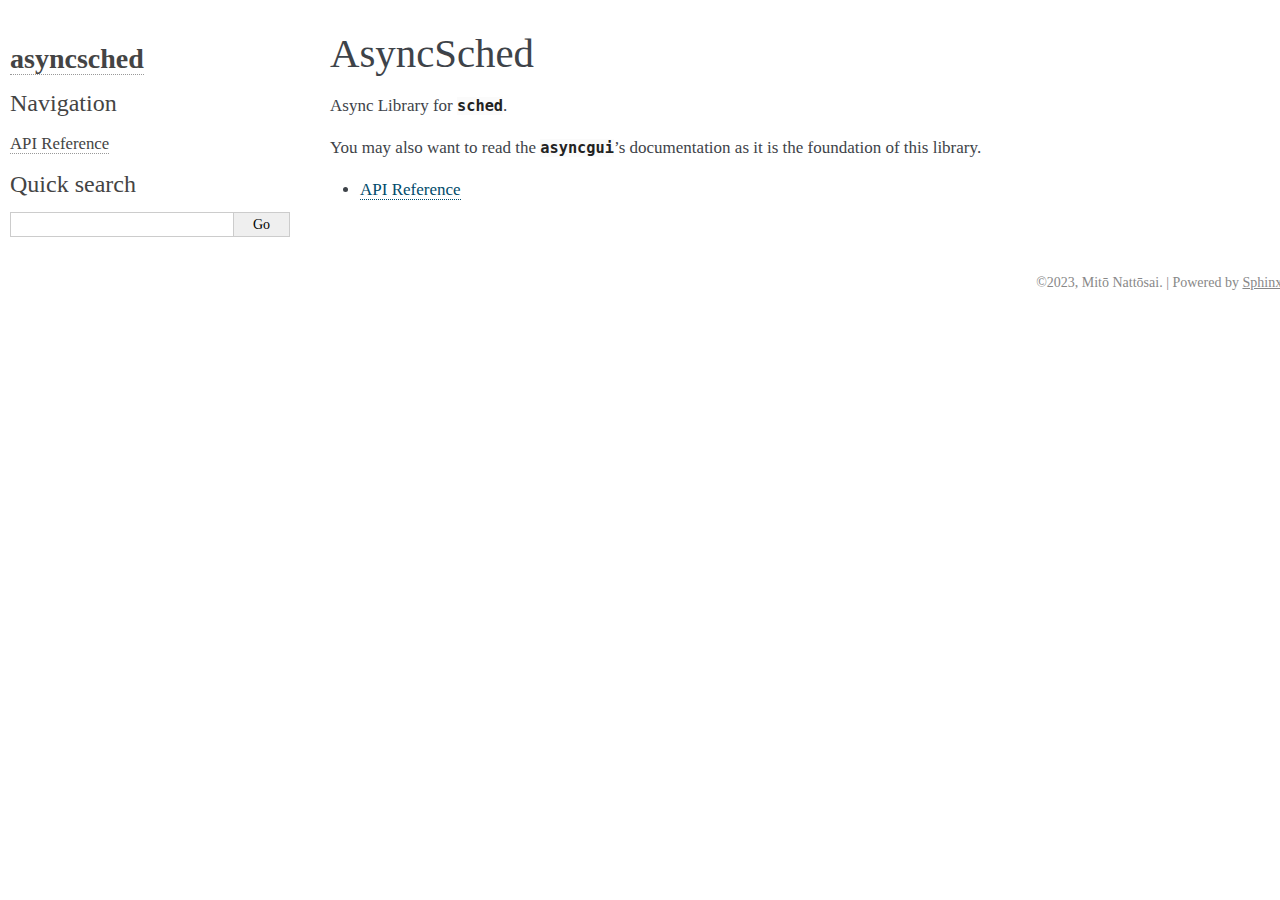
<file: docs/index.html>
<!DOCTYPE html>

<html lang="en" data-content_root="./">
  <head>
    <meta charset="utf-8" />
    <meta name="viewport" content="width=device-width, initial-scale=1.0" /><meta name="viewport" content="width=device-width, initial-scale=1" />

    <title>AsyncSched &#8212; asyncsched 0.1.0.dev0 documentation</title>
    <link rel="stylesheet" type="text/css" href="_static/pygments.css?v=4f649999" />
    <link rel="stylesheet" type="text/css" href="_static/alabaster.css?v=6e4308a3" />
    <script src="_static/documentation_options.js?v=965fac30"></script>
    <script src="_static/doctools.js?v=888ff710"></script>
    <script src="_static/sphinx_highlight.js?v=dc90522c"></script>
    <link rel="index" title="Index" href="genindex.html" />
    <link rel="search" title="Search" href="search.html" />
    <link rel="next" title="API Reference" href="reference.html" />
   
  <link rel="stylesheet" href="_static/custom.css" type="text/css" />
  
  
  <meta name="viewport" content="width=device-width, initial-scale=0.9, maximum-scale=0.9" />

  </head><body>
  

    <div class="document">
      <div class="documentwrapper">
        <div class="bodywrapper">
          

          <div class="body" role="main">
            
  <section id="asyncsched">
<h1>AsyncSched<a class="headerlink" href="#asyncsched" title="Link to this heading">¶</a></h1>
<p>Async Library for <a class="reference external" href="https://docs.python.org/3/library/sched.html#module-sched" title="(in Python v3.12)"><code class="xref py py-mod docutils literal notranslate"><span class="pre">sched</span></code></a>.</p>
<p>You may also want to read the <a class="reference external" href="https://asyncgui.github.io/asyncgui/reference.html#module-asyncgui" title="(in asyncgui)"><code class="xref py py-mod docutils literal notranslate"><span class="pre">asyncgui</span></code></a>’s documentation as it is the foundation of this library.</p>
<div class="toctree-wrapper compound">
<ul>
<li class="toctree-l1"><a class="reference internal" href="reference.html">API Reference</a></li>
</ul>
</div>
</section>


          </div>
          
        </div>
      </div>
      <div class="sphinxsidebar" role="navigation" aria-label="main navigation">
        <div class="sphinxsidebarwrapper">
<h1 class="logo"><a href="#">asyncsched</a></h1>








<h3>Navigation</h3>
<ul>
<li class="toctree-l1"><a class="reference internal" href="reference.html">API Reference</a></li>
</ul>

<div class="relations">
<h3>Related Topics</h3>
<ul>
  <li><a href="#">Documentation overview</a><ul>
      <li>Next: <a href="reference.html" title="next chapter">API Reference</a></li>
  </ul></li>
</ul>
</div>
<div id="searchbox" style="display: none" role="search">
  <h3 id="searchlabel">Quick search</h3>
    <div class="searchformwrapper">
    <form class="search" action="search.html" method="get">
      <input type="text" name="q" aria-labelledby="searchlabel" autocomplete="off" autocorrect="off" autocapitalize="off" spellcheck="false"/>
      <input type="submit" value="Go" />
    </form>
    </div>
</div>
<script>document.getElementById('searchbox').style.display = "block"</script>








        </div>
      </div>
      <div class="clearer"></div>
    </div>
    <div class="footer">
      &copy;2023, Mitō Nattōsai.
      
      |
      Powered by <a href="http://sphinx-doc.org/">Sphinx 7.2.6</a>
      &amp; <a href="https://github.com/bitprophet/alabaster">Alabaster 0.7.13</a>
      
      |
      <a href="_sources/index.rst.txt"
          rel="nofollow">Page source</a>
    </div>

    

    
  </body>
</html>
</file>
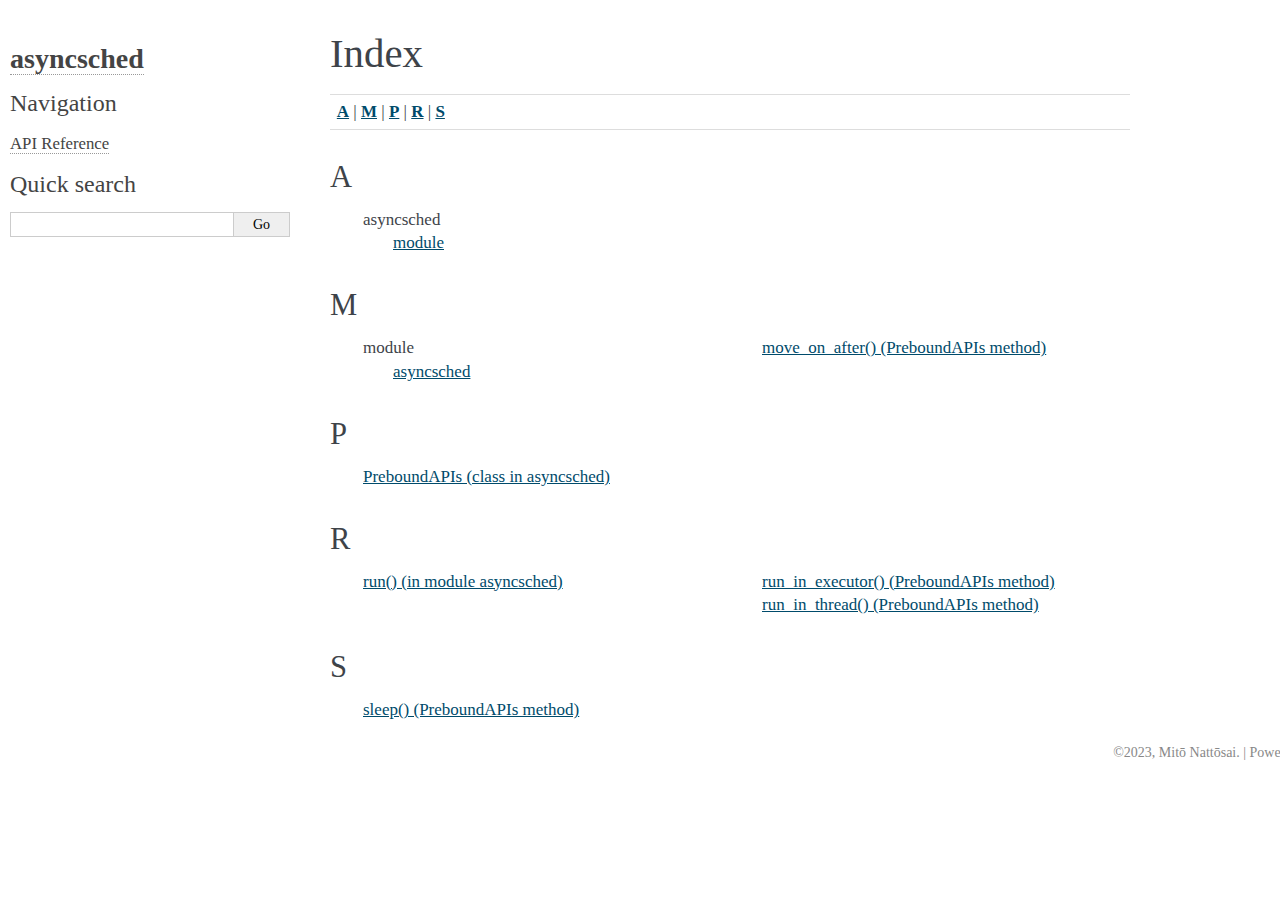
<file: docs/genindex.html>
<!DOCTYPE html>

<html lang="en" data-content_root="./">
  <head>
    <meta charset="utf-8" />
    <meta name="viewport" content="width=device-width, initial-scale=1.0" />
    <title>Index &#8212; asyncsched 0.1.0.dev0 documentation</title>
    <link rel="stylesheet" type="text/css" href="_static/pygments.css?v=4f649999" />
    <link rel="stylesheet" type="text/css" href="_static/alabaster.css?v=6e4308a3" />
    <script src="_static/documentation_options.js?v=965fac30"></script>
    <script src="_static/doctools.js?v=888ff710"></script>
    <script src="_static/sphinx_highlight.js?v=dc90522c"></script>
    <link rel="index" title="Index" href="#" />
    <link rel="search" title="Search" href="search.html" />
   
  <link rel="stylesheet" href="_static/custom.css" type="text/css" />
  
  
  <meta name="viewport" content="width=device-width, initial-scale=0.9, maximum-scale=0.9" />

  </head><body>
  

    <div class="document">
      <div class="documentwrapper">
        <div class="bodywrapper">
          

          <div class="body" role="main">
            

<h1 id="index">Index</h1>

<div class="genindex-jumpbox">
 <a href="#A"><strong>A</strong></a>
 | <a href="#M"><strong>M</strong></a>
 | <a href="#P"><strong>P</strong></a>
 | <a href="#R"><strong>R</strong></a>
 | <a href="#S"><strong>S</strong></a>
 
</div>
<h2 id="A">A</h2>
<table style="width: 100%" class="indextable genindextable"><tr>
  <td style="width: 33%; vertical-align: top;"><ul>
      <li>
    asyncsched

      <ul>
        <li><a href="reference.html#module-asyncsched">module</a>
</li>
      </ul></li>
  </ul></td>
</tr></table>

<h2 id="M">M</h2>
<table style="width: 100%" class="indextable genindextable"><tr>
  <td style="width: 33%; vertical-align: top;"><ul>
      <li>
    module

      <ul>
        <li><a href="reference.html#module-asyncsched">asyncsched</a>
</li>
      </ul></li>
  </ul></td>
  <td style="width: 33%; vertical-align: top;"><ul>
      <li><a href="reference.html#asyncsched.PreboundAPIs.move_on_after">move_on_after() (PreboundAPIs method)</a>
</li>
  </ul></td>
</tr></table>

<h2 id="P">P</h2>
<table style="width: 100%" class="indextable genindextable"><tr>
  <td style="width: 33%; vertical-align: top;"><ul>
      <li><a href="reference.html#asyncsched.PreboundAPIs">PreboundAPIs (class in asyncsched)</a>
</li>
  </ul></td>
</tr></table>

<h2 id="R">R</h2>
<table style="width: 100%" class="indextable genindextable"><tr>
  <td style="width: 33%; vertical-align: top;"><ul>
      <li><a href="reference.html#asyncsched.run">run() (in module asyncsched)</a>
</li>
  </ul></td>
  <td style="width: 33%; vertical-align: top;"><ul>
      <li><a href="reference.html#asyncsched.PreboundAPIs.run_in_executor">run_in_executor() (PreboundAPIs method)</a>
</li>
      <li><a href="reference.html#asyncsched.PreboundAPIs.run_in_thread">run_in_thread() (PreboundAPIs method)</a>
</li>
  </ul></td>
</tr></table>

<h2 id="S">S</h2>
<table style="width: 100%" class="indextable genindextable"><tr>
  <td style="width: 33%; vertical-align: top;"><ul>
      <li><a href="reference.html#asyncsched.PreboundAPIs.sleep">sleep() (PreboundAPIs method)</a>
</li>
  </ul></td>
</tr></table>



          </div>
          
        </div>
      </div>
      <div class="sphinxsidebar" role="navigation" aria-label="main navigation">
        <div class="sphinxsidebarwrapper">
<h1 class="logo"><a href="index.html">asyncsched</a></h1>








<h3>Navigation</h3>
<ul>
<li class="toctree-l1"><a class="reference internal" href="reference.html">API Reference</a></li>
</ul>

<div class="relations">
<h3>Related Topics</h3>
<ul>
  <li><a href="index.html">Documentation overview</a><ul>
  </ul></li>
</ul>
</div>
<div id="searchbox" style="display: none" role="search">
  <h3 id="searchlabel">Quick search</h3>
    <div class="searchformwrapper">
    <form class="search" action="search.html" method="get">
      <input type="text" name="q" aria-labelledby="searchlabel" autocomplete="off" autocorrect="off" autocapitalize="off" spellcheck="false"/>
      <input type="submit" value="Go" />
    </form>
    </div>
</div>
<script>document.getElementById('searchbox').style.display = "block"</script>








        </div>
      </div>
      <div class="clearer"></div>
    </div>
    <div class="footer">
      &copy;2023, Mitō Nattōsai.
      
      |
      Powered by <a href="http://sphinx-doc.org/">Sphinx 7.2.6</a>
      &amp; <a href="https://github.com/bitprophet/alabaster">Alabaster 0.7.13</a>
      
    </div>

    

    
  </body>
</html>
</file>
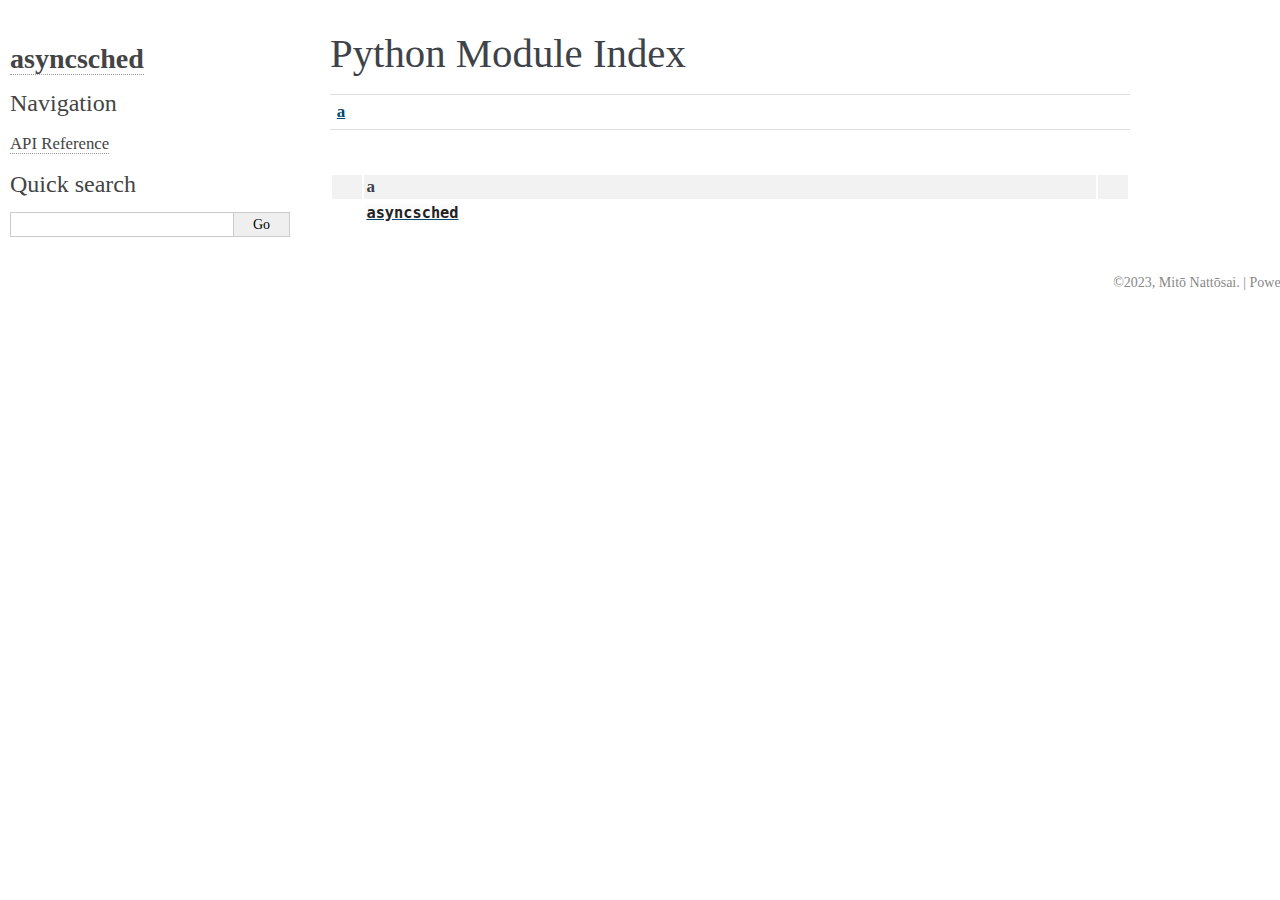
<file: docs/py-modindex.html>
<!DOCTYPE html>

<html lang="en" data-content_root="./">
  <head>
    <meta charset="utf-8" />
    <meta name="viewport" content="width=device-width, initial-scale=1.0" />
    <title>Python Module Index &#8212; asyncsched 0.1.0.dev0 documentation</title>
    <link rel="stylesheet" type="text/css" href="_static/pygments.css?v=4f649999" />
    <link rel="stylesheet" type="text/css" href="_static/alabaster.css?v=6e4308a3" />
    <script src="_static/documentation_options.js?v=965fac30"></script>
    <script src="_static/doctools.js?v=888ff710"></script>
    <script src="_static/sphinx_highlight.js?v=dc90522c"></script>
    <link rel="index" title="Index" href="genindex.html" />
    <link rel="search" title="Search" href="search.html" />

   
  <link rel="stylesheet" href="_static/custom.css" type="text/css" />
  
  
  <meta name="viewport" content="width=device-width, initial-scale=0.9, maximum-scale=0.9" />


    <script>
      DOCUMENTATION_OPTIONS.COLLAPSE_INDEX = true;
    </script>


  </head><body>
  

    <div class="document">
      <div class="documentwrapper">
        <div class="bodywrapper">
          

          <div class="body" role="main">
            

   <h1>Python Module Index</h1>

   <div class="modindex-jumpbox">
   <a href="#cap-a"><strong>a</strong></a>
   </div>

   <table class="indextable modindextable">
     <tr class="pcap"><td></td><td>&#160;</td><td></td></tr>
     <tr class="cap" id="cap-a"><td></td><td>
       <strong>a</strong></td><td></td></tr>
     <tr>
       <td></td>
       <td>
       <a href="reference.html#module-asyncsched"><code class="xref">asyncsched</code></a></td><td>
       <em></em></td></tr>
   </table>


          </div>
          
        </div>
      </div>
      <div class="sphinxsidebar" role="navigation" aria-label="main navigation">
        <div class="sphinxsidebarwrapper">
<h1 class="logo"><a href="index.html">asyncsched</a></h1>








<h3>Navigation</h3>
<ul>
<li class="toctree-l1"><a class="reference internal" href="reference.html">API Reference</a></li>
</ul>

<div class="relations">
<h3>Related Topics</h3>
<ul>
  <li><a href="index.html">Documentation overview</a><ul>
  </ul></li>
</ul>
</div>
<div id="searchbox" style="display: none" role="search">
  <h3 id="searchlabel">Quick search</h3>
    <div class="searchformwrapper">
    <form class="search" action="search.html" method="get">
      <input type="text" name="q" aria-labelledby="searchlabel" autocomplete="off" autocorrect="off" autocapitalize="off" spellcheck="false"/>
      <input type="submit" value="Go" />
    </form>
    </div>
</div>
<script>document.getElementById('searchbox').style.display = "block"</script>








        </div>
      </div>
      <div class="clearer"></div>
    </div>
    <div class="footer">
      &copy;2023, Mitō Nattōsai.
      
      |
      Powered by <a href="http://sphinx-doc.org/">Sphinx 7.2.6</a>
      &amp; <a href="https://github.com/bitprophet/alabaster">Alabaster 0.7.13</a>
      
    </div>

    

    
  </body>
</html>
</file>
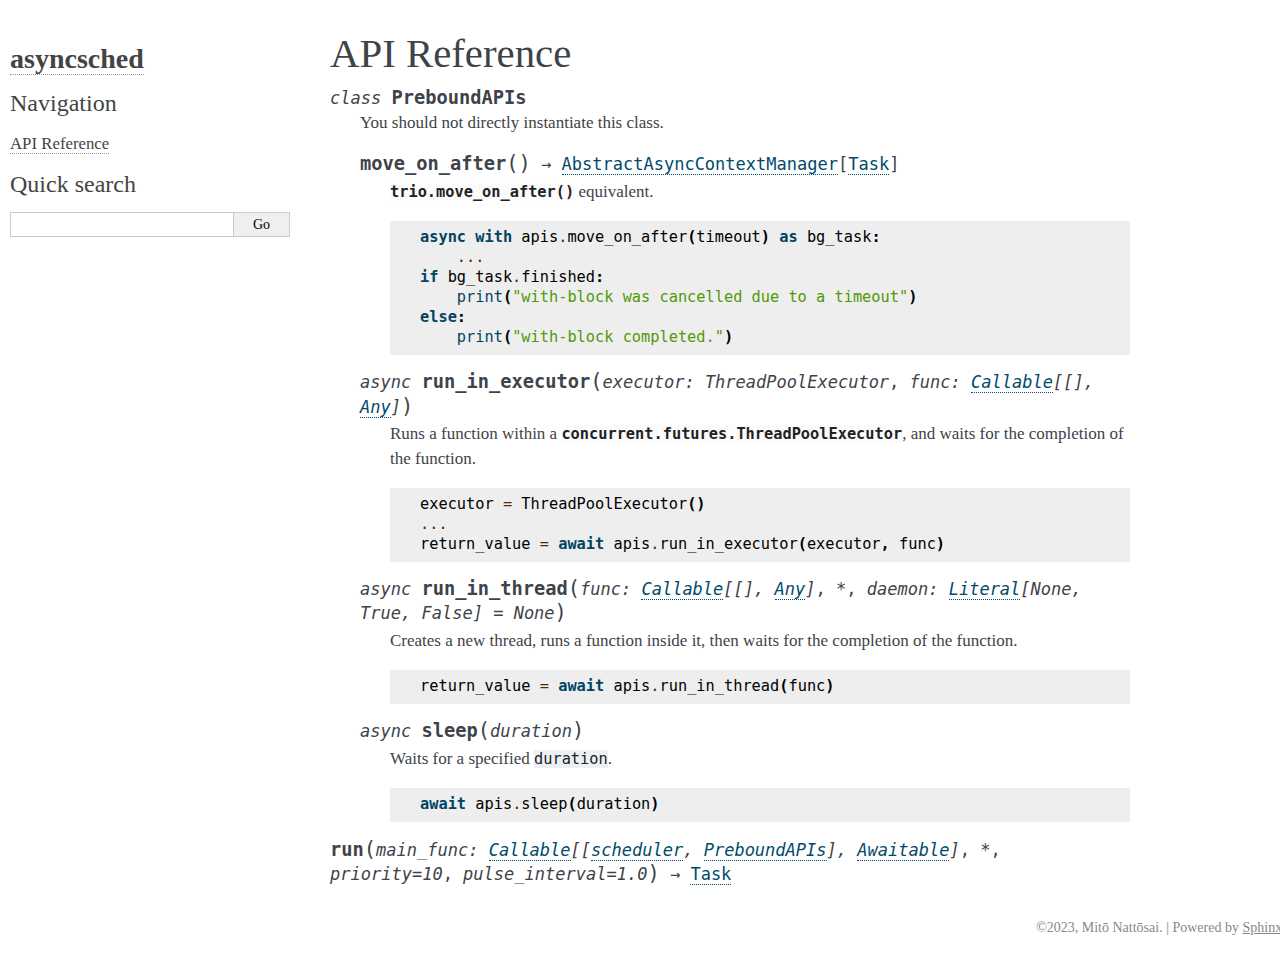
<file: docs/reference.html>
<!DOCTYPE html>

<html lang="en" data-content_root="./">
  <head>
    <meta charset="utf-8" />
    <meta name="viewport" content="width=device-width, initial-scale=1.0" /><meta name="viewport" content="width=device-width, initial-scale=1" />

    <title>API Reference &#8212; asyncsched 0.1.0.dev0 documentation</title>
    <link rel="stylesheet" type="text/css" href="_static/pygments.css?v=4f649999" />
    <link rel="stylesheet" type="text/css" href="_static/alabaster.css?v=6e4308a3" />
    <script src="_static/documentation_options.js?v=965fac30"></script>
    <script src="_static/doctools.js?v=888ff710"></script>
    <script src="_static/sphinx_highlight.js?v=dc90522c"></script>
    <link rel="index" title="Index" href="genindex.html" />
    <link rel="search" title="Search" href="search.html" />
    <link rel="prev" title="AsyncSched" href="index.html" />
   
  <link rel="stylesheet" href="_static/custom.css" type="text/css" />
  
  
  <meta name="viewport" content="width=device-width, initial-scale=0.9, maximum-scale=0.9" />

  </head><body>
  

    <div class="document">
      <div class="documentwrapper">
        <div class="bodywrapper">
          

          <div class="body" role="main">
            
  <section id="module-asyncsched">
<span id="api-reference"></span><h1>API Reference<a class="headerlink" href="#module-asyncsched" title="Link to this heading">¶</a></h1>
<dl class="py class">
<dt class="sig sig-object py" id="asyncsched.PreboundAPIs">
<em class="property"><span class="pre">class</span><span class="w"> </span></em><span class="sig-name descname"><span class="pre">PreboundAPIs</span></span><a class="headerlink" href="#asyncsched.PreboundAPIs" title="Link to this definition">¶</a></dt>
<dd><p>You should not directly instantiate this class.</p>
<dl class="py method">
<dt class="sig sig-object py" id="asyncsched.PreboundAPIs.move_on_after">
<span class="sig-name descname"><span class="pre">move_on_after</span></span><span class="sig-paren">(</span><span class="sig-paren">)</span> <span class="sig-return"><span class="sig-return-icon">&#x2192;</span> <span class="sig-return-typehint"><a class="reference external" href="https://docs.python.org/3/library/contextlib.html#contextlib.AbstractAsyncContextManager" title="(in Python v3.12)"><span class="pre">AbstractAsyncContextManager</span></a><span class="p"><span class="pre">[</span></span><a class="reference external" href="https://asyncgui.github.io/asyncgui/reference.html#asyncgui.Task" title="(in asyncgui)"><span class="pre">Task</span></a><span class="p"><span class="pre">]</span></span></span></span><a class="headerlink" href="#asyncsched.PreboundAPIs.move_on_after" title="Link to this definition">¶</a></dt>
<dd><p><a class="reference external" href="https://trio.readthedocs.io/en/stable/reference-core.html#trio.move_on_after" title="(in Trio v0.22.2)"><code class="xref py py-func docutils literal notranslate"><span class="pre">trio.move_on_after()</span></code></a> equivalent.</p>
<div class="highlight-default notranslate"><div class="highlight"><pre><span></span><span class="k">async</span> <span class="k">with</span> <span class="n">apis</span><span class="o">.</span><span class="n">move_on_after</span><span class="p">(</span><span class="n">timeout</span><span class="p">)</span> <span class="k">as</span> <span class="n">bg_task</span><span class="p">:</span>
    <span class="o">...</span>
<span class="k">if</span> <span class="n">bg_task</span><span class="o">.</span><span class="n">finished</span><span class="p">:</span>
    <span class="nb">print</span><span class="p">(</span><span class="s2">&quot;with-block was cancelled due to a timeout&quot;</span><span class="p">)</span>
<span class="k">else</span><span class="p">:</span>
    <span class="nb">print</span><span class="p">(</span><span class="s2">&quot;with-block completed.&quot;</span><span class="p">)</span>
</pre></div>
</div>
</dd></dl>

<dl class="py method">
<dt class="sig sig-object py" id="asyncsched.PreboundAPIs.run_in_executor">
<em class="property"><span class="pre">async</span><span class="w"> </span></em><span class="sig-name descname"><span class="pre">run_in_executor</span></span><span class="sig-paren">(</span><em class="sig-param"><span class="n"><span class="pre">executor</span></span><span class="p"><span class="pre">:</span></span><span class="w"> </span><span class="n"><span class="pre">ThreadPoolExecutor</span></span></em>, <em class="sig-param"><span class="n"><span class="pre">func</span></span><span class="p"><span class="pre">:</span></span><span class="w"> </span><span class="n"><a class="reference external" href="https://docs.python.org/3/library/collections.abc.html#collections.abc.Callable" title="(in Python v3.12)"><span class="pre">Callable</span></a><span class="p"><span class="pre">[</span></span><span class="p"><span class="pre">[</span></span><span class="p"><span class="pre">]</span></span><span class="p"><span class="pre">,</span></span><span class="w"> </span><a class="reference external" href="https://docs.python.org/3/library/typing.html#typing.Any" title="(in Python v3.12)"><span class="pre">Any</span></a><span class="p"><span class="pre">]</span></span></span></em><span class="sig-paren">)</span><a class="headerlink" href="#asyncsched.PreboundAPIs.run_in_executor" title="Link to this definition">¶</a></dt>
<dd><p>Runs a function within a <a class="reference external" href="https://docs.python.org/3/library/concurrent.futures.html#concurrent.futures.ThreadPoolExecutor" title="(in Python v3.12)"><code class="xref py py-class docutils literal notranslate"><span class="pre">concurrent.futures.ThreadPoolExecutor</span></code></a>, and waits for the completion of the
function.</p>
<div class="highlight-default notranslate"><div class="highlight"><pre><span></span><span class="n">executor</span> <span class="o">=</span> <span class="n">ThreadPoolExecutor</span><span class="p">()</span>
<span class="o">...</span>
<span class="n">return_value</span> <span class="o">=</span> <span class="k">await</span> <span class="n">apis</span><span class="o">.</span><span class="n">run_in_executor</span><span class="p">(</span><span class="n">executor</span><span class="p">,</span> <span class="n">func</span><span class="p">)</span>
</pre></div>
</div>
</dd></dl>

<dl class="py method">
<dt class="sig sig-object py" id="asyncsched.PreboundAPIs.run_in_thread">
<em class="property"><span class="pre">async</span><span class="w"> </span></em><span class="sig-name descname"><span class="pre">run_in_thread</span></span><span class="sig-paren">(</span><em class="sig-param"><span class="n"><span class="pre">func</span></span><span class="p"><span class="pre">:</span></span><span class="w"> </span><span class="n"><a class="reference external" href="https://docs.python.org/3/library/collections.abc.html#collections.abc.Callable" title="(in Python v3.12)"><span class="pre">Callable</span></a><span class="p"><span class="pre">[</span></span><span class="p"><span class="pre">[</span></span><span class="p"><span class="pre">]</span></span><span class="p"><span class="pre">,</span></span><span class="w"> </span><a class="reference external" href="https://docs.python.org/3/library/typing.html#typing.Any" title="(in Python v3.12)"><span class="pre">Any</span></a><span class="p"><span class="pre">]</span></span></span></em>, <em class="sig-param"><span class="o"><span class="pre">*</span></span></em>, <em class="sig-param"><span class="n"><span class="pre">daemon</span></span><span class="p"><span class="pre">:</span></span><span class="w"> </span><span class="n"><a class="reference external" href="https://docs.python.org/3/library/typing.html#typing.Literal" title="(in Python v3.12)"><span class="pre">Literal</span></a><span class="p"><span class="pre">[</span></span><span class="pre">None</span><span class="p"><span class="pre">,</span></span><span class="w"> </span><span class="k"><span class="pre">True</span></span><span class="p"><span class="pre">,</span></span><span class="w"> </span><span class="k"><span class="pre">False</span></span><span class="p"><span class="pre">]</span></span></span><span class="w"> </span><span class="o"><span class="pre">=</span></span><span class="w"> </span><span class="default_value"><span class="pre">None</span></span></em><span class="sig-paren">)</span><a class="headerlink" href="#asyncsched.PreboundAPIs.run_in_thread" title="Link to this definition">¶</a></dt>
<dd><p>Creates a new thread, runs a function inside it, then waits for the completion of the function.</p>
<div class="highlight-default notranslate"><div class="highlight"><pre><span></span><span class="n">return_value</span> <span class="o">=</span> <span class="k">await</span> <span class="n">apis</span><span class="o">.</span><span class="n">run_in_thread</span><span class="p">(</span><span class="n">func</span><span class="p">)</span>
</pre></div>
</div>
</dd></dl>

<dl class="py method">
<dt class="sig sig-object py" id="asyncsched.PreboundAPIs.sleep">
<em class="property"><span class="pre">async</span><span class="w"> </span></em><span class="sig-name descname"><span class="pre">sleep</span></span><span class="sig-paren">(</span><em class="sig-param"><span class="n"><span class="pre">duration</span></span></em><span class="sig-paren">)</span><a class="headerlink" href="#asyncsched.PreboundAPIs.sleep" title="Link to this definition">¶</a></dt>
<dd><p>Waits for a specified <code class="docutils literal notranslate"><span class="pre">duration</span></code>.</p>
<div class="highlight-default notranslate"><div class="highlight"><pre><span></span><span class="k">await</span> <span class="n">apis</span><span class="o">.</span><span class="n">sleep</span><span class="p">(</span><span class="n">duration</span><span class="p">)</span>
</pre></div>
</div>
</dd></dl>

</dd></dl>

<dl class="py function">
<dt class="sig sig-object py" id="asyncsched.run">
<span class="sig-name descname"><span class="pre">run</span></span><span class="sig-paren">(</span><em class="sig-param"><span class="n"><span class="pre">main_func</span></span><span class="p"><span class="pre">:</span></span><span class="w"> </span><span class="n"><a class="reference external" href="https://docs.python.org/3/library/collections.abc.html#collections.abc.Callable" title="(in Python v3.12)"><span class="pre">Callable</span></a><span class="p"><span class="pre">[</span></span><span class="p"><span class="pre">[</span></span><a class="reference external" href="https://docs.python.org/3/library/sched.html#sched.scheduler" title="(in Python v3.12)"><span class="pre">scheduler</span></a><span class="p"><span class="pre">,</span></span><span class="w"> </span><a class="reference internal" href="#asyncsched.PreboundAPIs" title="asyncsched._sched_stuffs.PreboundAPIs"><span class="pre">PreboundAPIs</span></a><span class="p"><span class="pre">]</span></span><span class="p"><span class="pre">,</span></span><span class="w"> </span><a class="reference external" href="https://docs.python.org/3/library/collections.abc.html#collections.abc.Awaitable" title="(in Python v3.12)"><span class="pre">Awaitable</span></a><span class="p"><span class="pre">]</span></span></span></em>, <em class="sig-param"><span class="o"><span class="pre">*</span></span></em>, <em class="sig-param"><span class="n"><span class="pre">priority</span></span><span class="o"><span class="pre">=</span></span><span class="default_value"><span class="pre">10</span></span></em>, <em class="sig-param"><span class="n"><span class="pre">pulse_interval</span></span><span class="o"><span class="pre">=</span></span><span class="default_value"><span class="pre">1.0</span></span></em><span class="sig-paren">)</span> <span class="sig-return"><span class="sig-return-icon">&#x2192;</span> <span class="sig-return-typehint"><a class="reference external" href="https://asyncgui.github.io/asyncgui/reference.html#asyncgui.Task" title="(in asyncgui)"><span class="pre">Task</span></a></span></span><a class="headerlink" href="#asyncsched.run" title="Link to this definition">¶</a></dt>
<dd></dd></dl>

</section>


          </div>
          
        </div>
      </div>
      <div class="sphinxsidebar" role="navigation" aria-label="main navigation">
        <div class="sphinxsidebarwrapper">
<h1 class="logo"><a href="index.html">asyncsched</a></h1>








<h3>Navigation</h3>
<ul class="current">
<li class="toctree-l1 current"><a class="current reference internal" href="#">API Reference</a></li>
</ul>

<div class="relations">
<h3>Related Topics</h3>
<ul>
  <li><a href="index.html">Documentation overview</a><ul>
      <li>Previous: <a href="index.html" title="previous chapter">AsyncSched</a></li>
  </ul></li>
</ul>
</div>
<div id="searchbox" style="display: none" role="search">
  <h3 id="searchlabel">Quick search</h3>
    <div class="searchformwrapper">
    <form class="search" action="search.html" method="get">
      <input type="text" name="q" aria-labelledby="searchlabel" autocomplete="off" autocorrect="off" autocapitalize="off" spellcheck="false"/>
      <input type="submit" value="Go" />
    </form>
    </div>
</div>
<script>document.getElementById('searchbox').style.display = "block"</script>








        </div>
      </div>
      <div class="clearer"></div>
    </div>
    <div class="footer">
      &copy;2023, Mitō Nattōsai.
      
      |
      Powered by <a href="http://sphinx-doc.org/">Sphinx 7.2.6</a>
      &amp; <a href="https://github.com/bitprophet/alabaster">Alabaster 0.7.13</a>
      
      |
      <a href="_sources/reference.rst.txt"
          rel="nofollow">Page source</a>
    </div>

    

    
  </body>
</html>
</file>
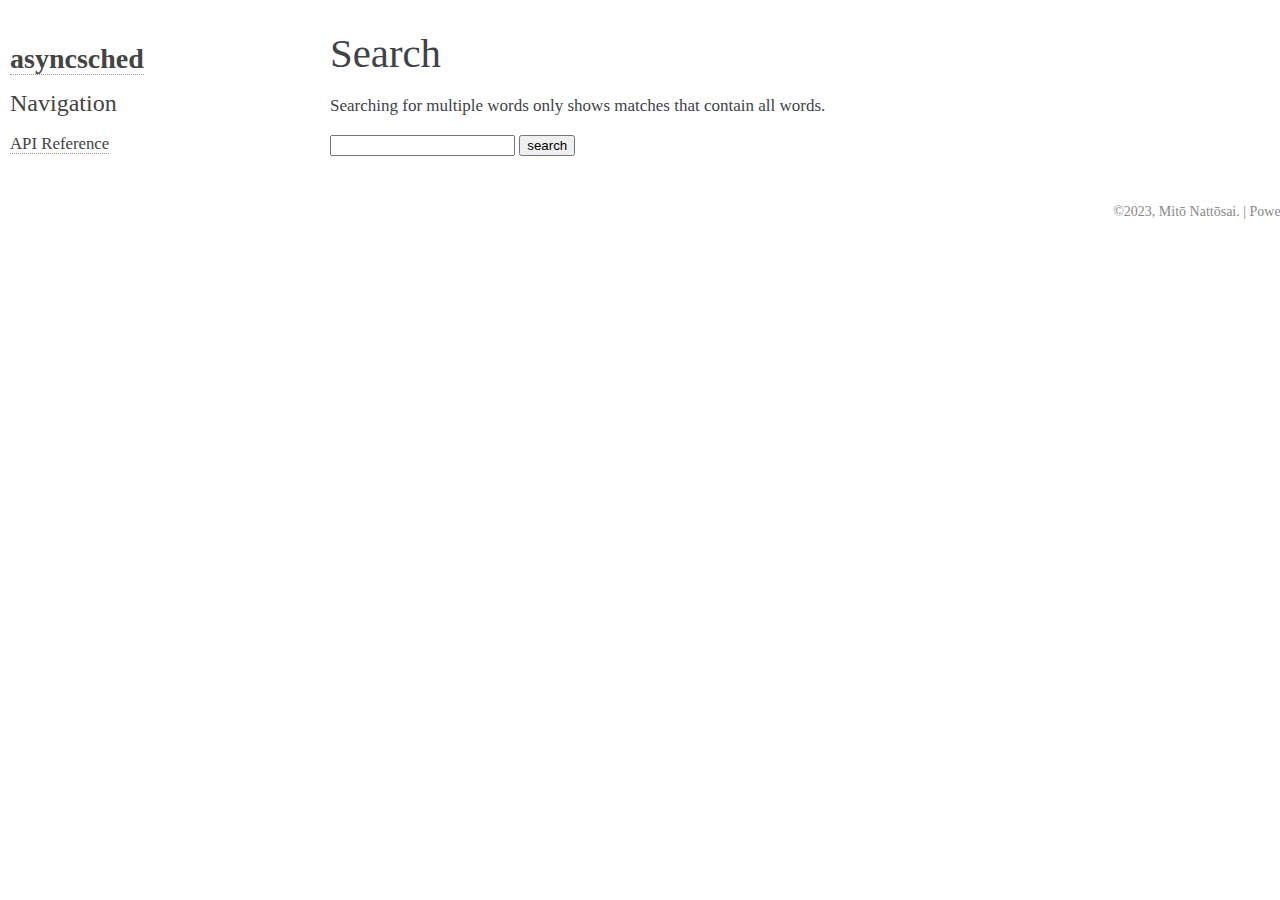
<file: docs/search.html>
<!DOCTYPE html>

<html lang="en" data-content_root="./">
  <head>
    <meta charset="utf-8" />
    <meta name="viewport" content="width=device-width, initial-scale=1.0" />
    <title>Search &#8212; asyncsched 0.1.0.dev0 documentation</title>
    <link rel="stylesheet" type="text/css" href="_static/pygments.css?v=4f649999" />
    <link rel="stylesheet" type="text/css" href="_static/alabaster.css?v=6e4308a3" />
    
    <script src="_static/documentation_options.js?v=965fac30"></script>
    <script src="_static/doctools.js?v=888ff710"></script>
    <script src="_static/sphinx_highlight.js?v=dc90522c"></script>
    <script src="_static/searchtools.js"></script>
    <script src="_static/language_data.js"></script>
    <link rel="index" title="Index" href="genindex.html" />
    <link rel="search" title="Search" href="#" />
  <script src="searchindex.js" defer></script>
  
   
  <link rel="stylesheet" href="_static/custom.css" type="text/css" />
  
  
  <meta name="viewport" content="width=device-width, initial-scale=0.9, maximum-scale=0.9" />


  </head><body>
  

    <div class="document">
      <div class="documentwrapper">
        <div class="bodywrapper">
          

          <div class="body" role="main">
            
  <h1 id="search-documentation">Search</h1>
  
  <noscript>
  <div class="admonition warning">
  <p>
    Please activate JavaScript to enable the search
    functionality.
  </p>
  </div>
  </noscript>
  
  
  <p>
    Searching for multiple words only shows matches that contain
    all words.
  </p>
  
  
  <form action="" method="get">
    <input type="text" name="q" aria-labelledby="search-documentation" value="" autocomplete="off" autocorrect="off" autocapitalize="off" spellcheck="false"/>
    <input type="submit" value="search" />
    <span id="search-progress" style="padding-left: 10px"></span>
  </form>
  
  
  
  <div id="search-results">
  
  </div>
  

          </div>
          
        </div>
      </div>
      <div class="sphinxsidebar" role="navigation" aria-label="main navigation">
        <div class="sphinxsidebarwrapper">
<h1 class="logo"><a href="index.html">asyncsched</a></h1>








<h3>Navigation</h3>
<ul>
<li class="toctree-l1"><a class="reference internal" href="reference.html">API Reference</a></li>
</ul>

<div class="relations">
<h3>Related Topics</h3>
<ul>
  <li><a href="index.html">Documentation overview</a><ul>
  </ul></li>
</ul>
</div>








        </div>
      </div>
      <div class="clearer"></div>
    </div>
    <div class="footer">
      &copy;2023, Mitō Nattōsai.
      
      |
      Powered by <a href="http://sphinx-doc.org/">Sphinx 7.2.6</a>
      &amp; <a href="https://github.com/bitprophet/alabaster">Alabaster 0.7.13</a>
      
    </div>

    

    
  </body>
</html>
</file>
<file: docs/_static/pygments.css>
pre { line-height: 125%; }
td.linenos .normal { color: inherit; background-color: transparent; padding-left: 5px; padding-right: 5px; }
span.linenos { color: inherit; background-color: transparent; padding-left: 5px; padding-right: 5px; }
td.linenos .special { color: #000000; background-color: #ffffc0; padding-left: 5px; padding-right: 5px; }
span.linenos.special { color: #000000; background-color: #ffffc0; padding-left: 5px; padding-right: 5px; }
.highlight .hll { background-color: #ffffcc }
.highlight { background: #f8f8f8; }
.highlight .c { color: #8f5902; font-style: italic } /* Comment */
.highlight .err { color: #a40000; border: 1px solid #ef2929 } /* Error */
.highlight .g { color: #000000 } /* Generic */
.highlight .k { color: #004461; font-weight: bold } /* Keyword */
.highlight .l { color: #000000 } /* Literal */
.highlight .n { color: #000000 } /* Name */
.highlight .o { color: #582800 } /* Operator */
.highlight .x { color: #000000 } /* Other */
.highlight .p { color: #000000; font-weight: bold } /* Punctuation */
.highlight .ch { color: #8f5902; font-style: italic } /* Comment.Hashbang */
.highlight .cm { color: #8f5902; font-style: italic } /* Comment.Multiline */
.highlight .cp { color: #8f5902 } /* Comment.Preproc */
.highlight .cpf { color: #8f5902; font-style: italic } /* Comment.PreprocFile */
.highlight .c1 { color: #8f5902; font-style: italic } /* Comment.Single */
.highlight .cs { color: #8f5902; font-style: italic } /* Comment.Special */
.highlight .gd { color: #a40000 } /* Generic.Deleted */
.highlight .ge { color: #000000; font-style: italic } /* Generic.Emph */
.highlight .ges { color: #000000 } /* Generic.EmphStrong */
.highlight .gr { color: #ef2929 } /* Generic.Error */
.highlight .gh { color: #000080; font-weight: bold } /* Generic.Heading */
.highlight .gi { color: #00A000 } /* Generic.Inserted */
.highlight .go { color: #888888 } /* Generic.Output */
.highlight .gp { color: #745334 } /* Generic.Prompt */
.highlight .gs { color: #000000; font-weight: bold } /* Generic.Strong */
.highlight .gu { color: #800080; font-weight: bold } /* Generic.Subheading */
.highlight .gt { color: #a40000; font-weight: bold } /* Generic.Traceback */
.highlight .kc { color: #004461; font-weight: bold } /* Keyword.Constant */
.highlight .kd { color: #004461; font-weight: bold } /* Keyword.Declaration */
.highlight .kn { color: #004461; font-weight: bold } /* Keyword.Namespace */
.highlight .kp { color: #004461; font-weight: bold } /* Keyword.Pseudo */
.highlight .kr { color: #004461; font-weight: bold } /* Keyword.Reserved */
.highlight .kt { color: #004461; font-weight: bold } /* Keyword.Type */
.highlight .ld { color: #000000 } /* Literal.Date */
.highlight .m { color: #990000 } /* Literal.Number */
.highlight .s { color: #4e9a06 } /* Literal.String */
.highlight .na { color: #c4a000 } /* Name.Attribute */
.highlight .nb { color: #004461 } /* Name.Builtin */
.highlight .nc { color: #000000 } /* Name.Class */
.highlight .no { color: #000000 } /* Name.Constant */
.highlight .nd { color: #888888 } /* Name.Decorator */
.highlight .ni { color: #ce5c00 } /* Name.Entity */
.highlight .ne { color: #cc0000; font-weight: bold } /* Name.Exception */
.highlight .nf { color: #000000 } /* Name.Function */
.highlight .nl { color: #f57900 } /* Name.Label */
.highlight .nn { color: #000000 } /* Name.Namespace */
.highlight .nx { color: #000000 } /* Name.Other */
.highlight .py { color: #000000 } /* Name.Property */
.highlight .nt { color: #004461; font-weight: bold } /* Name.Tag */
.highlight .nv { color: #000000 } /* Name.Variable */
.highlight .ow { color: #004461; font-weight: bold } /* Operator.Word */
.highlight .pm { color: #000000; font-weight: bold } /* Punctuation.Marker */
.highlight .w { color: #f8f8f8; text-decoration: underline } /* Text.Whitespace */
.highlight .mb { color: #990000 } /* Literal.Number.Bin */
.highlight .mf { color: #990000 } /* Literal.Number.Float */
.highlight .mh { color: #990000 } /* Literal.Number.Hex */
.highlight .mi { color: #990000 } /* Literal.Number.Integer */
.highlight .mo { color: #990000 } /* Literal.Number.Oct */
.highlight .sa { color: #4e9a06 } /* Literal.String.Affix */
.highlight .sb { color: #4e9a06 } /* Literal.String.Backtick */
.highlight .sc { color: #4e9a06 } /* Literal.String.Char */
.highlight .dl { color: #4e9a06 } /* Literal.String.Delimiter */
.highlight .sd { color: #8f5902; font-style: italic } /* Literal.String.Doc */
.highlight .s2 { color: #4e9a06 } /* Literal.String.Double */
.highlight .se { color: #4e9a06 } /* Literal.String.Escape */
.highlight .sh { color: #4e9a06 } /* Literal.String.Heredoc */
.highlight .si { color: #4e9a06 } /* Literal.String.Interpol */
.highlight .sx { color: #4e9a06 } /* Literal.String.Other */
.highlight .sr { color: #4e9a06 } /* Literal.String.Regex */
.highlight .s1 { color: #4e9a06 } /* Literal.String.Single */
.highlight .ss { color: #4e9a06 } /* Literal.String.Symbol */
.highlight .bp { color: #3465a4 } /* Name.Builtin.Pseudo */
.highlight .fm { color: #000000 } /* Name.Function.Magic */
.highlight .vc { color: #000000 } /* Name.Variable.Class */
.highlight .vg { color: #000000 } /* Name.Variable.Global */
.highlight .vi { color: #000000 } /* Name.Variable.Instance */
.highlight .vm { color: #000000 } /* Name.Variable.Magic */
.highlight .il { color: #990000 } /* Literal.Number.Integer.Long */
</file>
<file: docs/_static/alabaster.css>
@import url("basic.css");

/* -- page layout ----------------------------------------------------------- */

body {
    font-family: Georgia, serif;
    font-size: 17px;
    background-color: #fff;
    color: #000;
    margin: 0;
    padding: 0;
}


div.document {
    width: 1500px;
    margin: 30px auto 0 auto;
}

div.documentwrapper {
    float: left;
    width: 100%;
}

div.bodywrapper {
    margin: 0 0 0 300px;
}

div.sphinxsidebar {
    width: 300px;
    font-size: 14px;
    line-height: 1.5;
}

hr {
    border: 1px solid #B1B4B6;
}

div.body {
    background-color: #fff;
    color: #3E4349;
    padding: 0 30px 0 30px;
}

div.body > .section {
    text-align: left;
}

div.footer {
    width: 1500px;
    margin: 20px auto 30px auto;
    font-size: 14px;
    color: #888;
    text-align: right;
}

div.footer a {
    color: #888;
}

p.caption {
    font-family: inherit;
    font-size: inherit;
}


div.relations {
    display: none;
}


div.sphinxsidebar a {
    color: #444;
    text-decoration: none;
    border-bottom: 1px dotted #999;
}

div.sphinxsidebar a:hover {
    border-bottom: 1px solid #999;
}

div.sphinxsidebarwrapper {
    padding: 18px 10px;
}

div.sphinxsidebarwrapper p.logo {
    padding: 0;
    margin: -10px 0 0 0px;
    text-align: center;
}

div.sphinxsidebarwrapper h1.logo {
    margin-top: -10px;
    text-align: center;
    margin-bottom: 5px;
    text-align: left;
}

div.sphinxsidebarwrapper h1.logo-name {
    margin-top: 0px;
}

div.sphinxsidebarwrapper p.blurb {
    margin-top: 0;
    font-style: normal;
}

div.sphinxsidebar h3,
div.sphinxsidebar h4 {
    font-family: Georgia, serif;
    color: #444;
    font-size: 24px;
    font-weight: normal;
    margin: 0 0 5px 0;
    padding: 0;
}

div.sphinxsidebar h4 {
    font-size: 20px;
}

div.sphinxsidebar h3 a {
    color: #444;
}

div.sphinxsidebar p.logo a,
div.sphinxsidebar h3 a,
div.sphinxsidebar p.logo a:hover,
div.sphinxsidebar h3 a:hover {
    border: none;
}

div.sphinxsidebar p {
    color: #555;
    margin: 10px 0;
}

div.sphinxsidebar ul {
    margin: 10px 0;
    padding: 0;
    color: #000;
}

div.sphinxsidebar ul li.toctree-l1 > a {
    font-size: 120%;
}

div.sphinxsidebar ul li.toctree-l2 > a {
    font-size: 110%;
}

div.sphinxsidebar input {
    border: 1px solid #CCC;
    font-family: Georgia, serif;
    font-size: 1em;
}

div.sphinxsidebar hr {
    border: none;
    height: 1px;
    color: #AAA;
    background: #AAA;

    text-align: left;
    margin-left: 0;
    width: 50%;
}

div.sphinxsidebar .badge {
    border-bottom: none;
}

div.sphinxsidebar .badge:hover {
    border-bottom: none;
}

/* To address an issue with donation coming after search */
div.sphinxsidebar h3.donation {
    margin-top: 10px;
}

/* -- body styles ----------------------------------------------------------- */

a {
    color: #004B6B;
    text-decoration: underline;
}

a:hover {
    color: #6D4100;
    text-decoration: underline;
}

div.body h1,
div.body h2,
div.body h3,
div.body h4,
div.body h5,
div.body h6 {
    font-family: Georgia, serif;
    font-weight: normal;
    margin: 30px 0px 10px 0px;
    padding: 0;
}

div.body h1 { margin-top: 0; padding-top: 0; font-size: 240%; }
div.body h2 { font-size: 180%; }
div.body h3 { font-size: 150%; }
div.body h4 { font-size: 130%; }
div.body h5 { font-size: 100%; }
div.body h6 { font-size: 100%; }

a.headerlink {
    color: #DDD;
    padding: 0 4px;
    text-decoration: none;
}

a.headerlink:hover {
    color: #444;
    background: #EAEAEA;
}

div.body p, div.body dd, div.body li {
    line-height: 1.4em;
}

div.admonition {
    margin: 20px 0px;
    padding: 10px 30px;
    background-color: #EEE;
    border: 1px solid #CCC;
}

div.admonition tt.xref, div.admonition code.xref, div.admonition a tt {
    background-color: #FBFBFB;
    border-bottom: 1px solid #fafafa;
}

div.admonition p.admonition-title {
    font-family: Georgia, serif;
    font-weight: normal;
    font-size: 24px;
    margin: 0 0 10px 0;
    padding: 0;
    line-height: 1;
}

div.admonition p.last {
    margin-bottom: 0;
}

div.highlight {
    background-color: #fff;
}

dt:target, .highlight {
    background: #FAF3E8;
}

div.warning {
    background-color: #FCC;
    border: 1px solid #FAA;
}

div.danger {
    background-color: #FCC;
    border: 1px solid #FAA;
    -moz-box-shadow: 2px 2px 4px #D52C2C;
    -webkit-box-shadow: 2px 2px 4px #D52C2C;
    box-shadow: 2px 2px 4px #D52C2C;
}

div.error {
    background-color: #FCC;
    border: 1px solid #FAA;
    -moz-box-shadow: 2px 2px 4px #D52C2C;
    -webkit-box-shadow: 2px 2px 4px #D52C2C;
    box-shadow: 2px 2px 4px #D52C2C;
}

div.caution {
    background-color: #FCC;
    border: 1px solid #FAA;
}

div.attention {
    background-color: #FCC;
    border: 1px solid #FAA;
}

div.important {
    background-color: #EEE;
    border: 1px solid #CCC;
}

div.note {
    background-color: #EEE;
    border: 1px solid #CCC;
}

div.tip {
    background-color: #EEE;
    border: 1px solid #CCC;
}

div.hint {
    background-color: #EEE;
    border: 1px solid #CCC;
}

div.seealso {
    background-color: #EEE;
    border: 1px solid #CCC;
}

div.topic {
    background-color: #EEE;
}

p.admonition-title {
    display: inline;
}

p.admonition-title:after {
    content: ":";
}

pre, tt, code {
    font-family: 'Consolas', 'Menlo', 'DejaVu Sans Mono', 'Bitstream Vera Sans Mono', monospace;
    font-size: 0.9em;
}

.hll {
    background-color: #FFC;
    margin: 0 -12px;
    padding: 0 12px;
    display: block;
}

img.screenshot {
}

tt.descname, tt.descclassname, code.descname, code.descclassname {
    font-size: 0.95em;
}

tt.descname, code.descname {
    padding-right: 0.08em;
}

img.screenshot {
    -moz-box-shadow: 2px 2px 4px #EEE;
    -webkit-box-shadow: 2px 2px 4px #EEE;
    box-shadow: 2px 2px 4px #EEE;
}

table.docutils {
    border: 1px solid #888;
    -moz-box-shadow: 2px 2px 4px #EEE;
    -webkit-box-shadow: 2px 2px 4px #EEE;
    box-shadow: 2px 2px 4px #EEE;
}

table.docutils td, table.docutils th {
    border: 1px solid #888;
    padding: 0.25em 0.7em;
}

table.field-list, table.footnote {
    border: none;
    -moz-box-shadow: none;
    -webkit-box-shadow: none;
    box-shadow: none;
}

table.footnote {
    margin: 15px 0;
    width: 100%;
    border: 1px solid #EEE;
    background: #FDFDFD;
    font-size: 0.9em;
}

table.footnote + table.footnote {
    margin-top: -15px;
    border-top: none;
}

table.field-list th {
    padding: 0 0.8em 0 0;
}

table.field-list td {
    padding: 0;
}

table.field-list p {
    margin-bottom: 0.8em;
}

/* Cloned from
 * https://github.com/sphinx-doc/sphinx/commit/ef60dbfce09286b20b7385333d63a60321784e68
 */
.field-name {
    -moz-hyphens: manual;
    -ms-hyphens: manual;
    -webkit-hyphens: manual;
    hyphens: manual;
}

table.footnote td.label {
    width: .1px;
    padding: 0.3em 0 0.3em 0.5em;
}

table.footnote td {
    padding: 0.3em 0.5em;
}

dl {
    margin-left: 0;
    margin-right: 0;
    margin-top: 0;
    padding: 0;
}

dl dd {
    margin-left: 30px;
}

blockquote {
    margin: 0 0 0 30px;
    padding: 0;
}

ul, ol {
    /* Matches the 30px from the narrow-screen "li > ul" selector below */
    margin: 10px 0 10px 30px;
    padding: 0;
}

pre {
    background: #EEE;
    padding: 7px 30px;
    margin: 15px 0px;
    line-height: 1.3em;
}

div.viewcode-block:target {
    background: #ffd;
}

dl pre, blockquote pre, li pre {
    margin-left: 0;
    padding-left: 30px;
}

tt, code {
    background-color: #ecf0f3;
    color: #222;
    /* padding: 1px 2px; */
}

tt.xref, code.xref, a tt {
    background-color: #FBFBFB;
    border-bottom: 1px solid #fff;
}

a.reference {
    text-decoration: none;
    border-bottom: 1px dotted #004B6B;
}

/* Don't put an underline on images */
a.image-reference, a.image-reference:hover {
    border-bottom: none;
}

a.reference:hover {
    border-bottom: 1px solid #6D4100;
}

a.footnote-reference {
    text-decoration: none;
    font-size: 0.7em;
    vertical-align: top;
    border-bottom: 1px dotted #004B6B;
}

a.footnote-reference:hover {
    border-bottom: 1px solid #6D4100;
}

a:hover tt, a:hover code {
    background: #EEE;
}


@media screen and (max-width: 870px) {

    div.sphinxsidebar {
    	display: none;
    }

    div.document {
       width: 100%;

    }

    div.documentwrapper {
    	margin-left: 0;
    	margin-top: 0;
    	margin-right: 0;
    	margin-bottom: 0;
    }

    div.bodywrapper {
    	margin-top: 0;
    	margin-right: 0;
    	margin-bottom: 0;
    	margin-left: 0;
    }

    ul {
    	margin-left: 0;
    }

	li > ul {
        /* Matches the 30px from the "ul, ol" selector above */
		margin-left: 30px;
	}

    .document {
    	width: auto;
    }

    .footer {
    	width: auto;
    }

    .bodywrapper {
    	margin: 0;
    }

    .footer {
    	width: auto;
    }

    .github {
        display: none;
    }



}



@media screen and (max-width: 875px) {

    body {
        margin: 0;
        padding: 20px 30px;
    }

    div.documentwrapper {
        float: none;
        background: #fff;
    }

    div.sphinxsidebar {
        display: block;
        float: none;
        width: 102.5%;
        margin: 50px -30px -20px -30px;
        padding: 10px 20px;
        background: #333;
        color: #FFF;
    }

    div.sphinxsidebar h3, div.sphinxsidebar h4, div.sphinxsidebar p,
    div.sphinxsidebar h3 a {
        color: #fff;
    }

    div.sphinxsidebar a {
        color: #AAA;
    }

    div.sphinxsidebar p.logo {
        display: none;
    }

    div.document {
        width: 100%;
        margin: 0;
    }

    div.footer {
        display: none;
    }

    div.bodywrapper {
        margin: 0;
    }

    div.body {
        min-height: 0;
        padding: 0;
    }

    .rtd_doc_footer {
        display: none;
    }

    .document {
        width: auto;
    }

    .footer {
        width: auto;
    }

    .footer {
        width: auto;
    }

    .github {
        display: none;
    }
}


/* misc. */

.revsys-inline {
    display: none!important;
}

/* Make nested-list/multi-paragraph items look better in Releases changelog
 * pages. Without this, docutils' magical list fuckery causes inconsistent
 * formatting between different release sub-lists.
 */
div#changelog > div.section > ul > li > p:only-child {
    margin-bottom: 0;
}

/* Hide fugly table cell borders in ..bibliography:: directive output */
table.docutils.citation, table.docutils.citation td, table.docutils.citation th {
  border: none;
  /* Below needed in some edge cases; if not applied, bottom shadows appear */
  -moz-box-shadow: none;
  -webkit-box-shadow: none;
  box-shadow: none;
}


/* relbar */

.related {
    line-height: 30px;
    width: 100%;
    font-size: 0.9rem;
}

.related.top {
    border-bottom: 1px solid #EEE;
    margin-bottom: 20px;
}

.related.bottom {
    border-top: 1px solid #EEE;
}

.related ul {
    padding: 0;
    margin: 0;
    list-style: none;
}

.related li {
    display: inline;
}

nav#rellinks {
    float: right;
}

nav#rellinks li+li:before {
    content: "|";
}

nav#breadcrumbs li+li:before {
    content: "\00BB";
}

/* Hide certain items when printing */
@media print {
    div.related {
        display: none;
    }
}
</file>
<file: docs/_static/custom.css>
/* This file intentionally left blank. */
</file>
